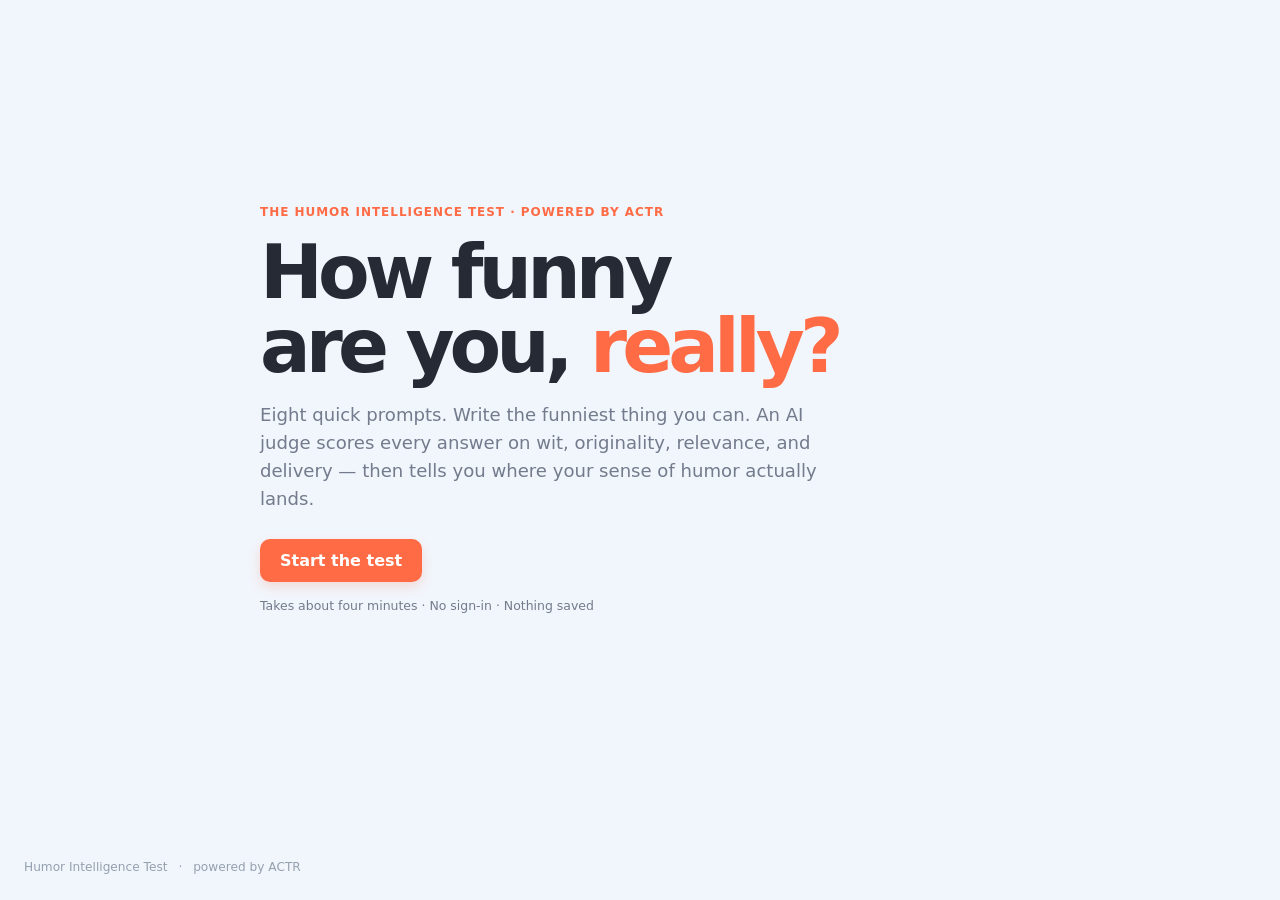
<file: index.html>
<!DOCTYPE html>
<html lang="en">
<head>
  <meta charset="UTF-8" />
  <meta name="viewport" content="width=device-width, initial-scale=1.0" />
  <title>Humor Intelligence Test · ACTR</title>
  <link rel="preconnect" href="https://fonts.googleapis.com" />
  <link rel="preconnect" href="https://fonts.gstatic.com" crossorigin />
  <link href="https://fonts.googleapis.com/css2?family=Bricolage+Grotesque:opsz,wght@12..96,600;12..96,700;12..96,800&family=Inter:wght@400;500;600&family=Space+Mono:wght@400;700&display=swap" rel="stylesheet" />
  <link rel="stylesheet" href="/static/styles.css" />
</head>
<body>
  <main class="stage" id="stage">

    <!-- ============================ INTRO ============================ -->
    <section class="screen screen--intro is-active" id="screen-intro">
      <div class="marquee" aria-hidden="true">
        <span></span><span></span><span></span><span></span><span></span>
        <span></span><span></span><span></span><span></span><span></span>
      </div>
      <p class="eyebrow">The Humor Intelligence Test · powered by <strong>ACTR</strong></p>
      <h1 class="hero">How funny<br />are you, <em>really?</em></h1>
      <p class="lede">
        Eight quick prompts. Write the funniest thing you can. An AI judge scores
        every answer on wit, originality, relevance, and delivery — then tells you
        where your sense of humor actually lands.
      </p>
      <button class="btn btn--primary" id="start-btn">Start the test</button>
      <p class="fineprint">Takes about four minutes · No sign-in · Nothing saved</p>
    </section>

    <!-- ============================ TEST ============================ -->
    <section class="screen screen--test" id="screen-test" hidden>
      <header class="test-head">
        <div class="progress">
          <span class="progress__label" id="progress-label">Prompt 1 of 8</span>
          <div class="progress__track"><div class="progress__fill" id="progress-fill"></div></div>
        </div>
      </header>

      <article class="card" id="prompt-card">
        <p class="card__kicker" id="prompt-kicker">Caption this</p>
        <div class="card__image" id="prompt-image" hidden></div>
        <h2 class="card__setup" id="prompt-setup">…</h2>
        <textarea
          class="answer"
          id="answer-input"
          rows="3"
          maxlength="280"
          placeholder="Type your funniest answer…"
          autocomplete="off"></textarea>
        <div class="card__foot">
          <span class="counter" id="counter">0 / 280</span>
          <div class="card__actions">
            <button class="btn btn--ghost" id="skip-btn">Skip</button>
            <button class="btn btn--primary" id="next-btn">Next</button>
          </div>
        </div>
      </article>
    </section>

    <!-- =========================== SCORING =========================== -->
    <section class="screen screen--scoring" id="screen-scoring" hidden>
      <div class="meter meter--idle" id="scoring-meter">
        <svg viewBox="0 0 240 140" class="gauge" aria-hidden="true">
          <path d="M20 130 A100 100 0 0 1 220 130" fill="none" stroke="var(--hairline)" stroke-width="14" stroke-linecap="round"/>
          <path d="M20 130 A100 100 0 0 1 220 130" fill="none" stroke="url(#warm)" stroke-width="14" stroke-linecap="round" class="gauge__sweep"/>
          <defs>
            <linearGradient id="warm" x1="0" x2="1">
              <stop offset="0" stop-color="var(--teal)"/>
              <stop offset="0.6" stop-color="var(--marquee)"/>
              <stop offset="1" stop-color="var(--punch)"/>
            </linearGradient>
          </defs>
        </svg>
      </div>
      <p class="scoring-text" id="scoring-text">Reading the room…</p>
    </section>

    <!-- =========================== RESULTS =========================== -->
    <section class="screen screen--results" id="screen-results" hidden>
      <p class="eyebrow">Your Humor Intelligence</p>

      <div class="meter" id="result-meter">
        <svg viewBox="0 0 240 150" class="gauge">
          <path d="M20 130 A100 100 0 0 1 220 130" fill="none" stroke="var(--hairline)" stroke-width="14" stroke-linecap="round"/>
          <path id="result-arc" d="M20 130 A100 100 0 0 1 220 130" fill="none" stroke="url(#warm2)" stroke-width="14" stroke-linecap="round" pathLength="100" stroke-dasharray="0 100"/>
          <line id="needle" x1="120" y1="130" x2="120" y2="46" stroke="var(--ink)" stroke-width="4" stroke-linecap="round" transform="rotate(-90 120 130)"/>
          <circle cx="120" cy="130" r="8" fill="var(--ink)"/>
          <defs>
            <linearGradient id="warm2" x1="0" x2="1">
              <stop offset="0" stop-color="var(--teal)"/>
              <stop offset="0.6" stop-color="var(--marquee)"/>
              <stop offset="1" stop-color="var(--punch)"/>
            </linearGradient>
          </defs>
        </svg>
        <div class="meter__readout">
          <span class="meter__score" id="result-score">0</span>
          <span class="meter__outof">/ 100</span>
        </div>
      </div>

      <h2 class="band" id="result-band">—</h2>
      <p class="band-blurb" id="result-blurb"></p>

      <div class="dims" id="result-dims"></div>

      <div class="style-note">
        <p class="style-note__label">Your comedic style</p>
        <p id="result-style"></p>
      </div>

      <details class="breakdown" id="result-breakdown">
        <summary>See every answer, scored</summary>
        <div class="breakdown__list" id="breakdown-list"></div>
      </details>

      <div class="results-actions">
        <button class="btn btn--primary" id="retake-btn">Take it again</button>
        <button class="btn btn--ghost" id="copy-btn">Copy my result</button>
      </div>
      <p class="mode-flag" id="mode-flag" hidden></p>
    </section>

  </main>

  <footer class="site-foot">
    <span>Humor Intelligence Test</span>
    <span class="dot">·</span>
    <span>powered by ACTR</span>
  </footer>

  <script src="/static/app.js"></script>
</body>
</html>
</file>
<file: static/styles.css>
:root {
  --ink: #252a34;
  --muted: #737b8c;
  --page: #f1f6fc;
  --surface: #ffffff;
  --line: #e1e7ef;
  --accent: #ff6b45;
  --accent-dark: #ea5633;
  --accent-soft: #fff0eb;
  --shadow: 0 8px 22px rgba(31, 44, 66, 0.07);
  --radius: 16px;
  --font: "DM Sans", ui-sans-serif, system-ui, sans-serif;
}

* { box-sizing: border-box; }
html, body { margin: 0; background: var(--page); color: var(--ink); font-family: var(--font); }
body { min-height: 100dvh; display: flex; flex-direction: column; }
button, input, textarea { font: inherit; }

.site-header {
  width: min(1280px, calc(100% - 48px));
  margin: 0 auto;
  min-height: 88px;
  display: flex;
  align-items: center;
  justify-content: space-between;
}
.brand { display: grid; color: var(--ink); text-decoration: none; line-height: 1; }
.brand strong { font-size: 1.5rem; font-weight: 700; letter-spacing: -0.07em; }
.brand strong span { font-weight: 400; }
.header-label { margin: 0; color: var(--muted); font-size: 0.88rem; font-weight: 600; }

.stage {
  flex: 1;
  width: min(760px, calc(100% - 48px));
  display: flex;
  align-items: center;
  margin: 0 auto;
  padding: 42px 0 64px;
}
.screen { width: 100%; animation: appear .3s ease both; }
.screen[hidden] { display: none; }
@keyframes appear { from { opacity: 0; transform: translateY(8px); } to { opacity: 1; transform: translateY(0); } }

.eyebrow { margin: 0 0 16px; color: var(--accent); font-size: .75rem; font-weight: 700; letter-spacing: .08em; text-transform: uppercase; }
.hero { max-width: 620px; margin: 0 0 18px; font-size: clamp(2.8rem, 7vw, 4.7rem); font-weight: 600; line-height: .99; letter-spacing: -.065em; }
.hero em { color: var(--accent); font-style: normal; }
.lede { max-width: 560px; margin: 0 0 26px; color: var(--muted); font-size: 1.13rem; line-height: 1.55; }
.intro-meta { display: flex; gap: 10px; flex-wrap: wrap; margin-bottom: 30px; }
.intro-meta span { padding: 7px 11px; border: 1px solid var(--line); border-radius: 8px; background: rgba(255,255,255,.58); color: var(--muted); font-size: .8rem; font-weight: 600; }
.name-field { display: block; margin: 0 0 8px; color: var(--ink); font-size: .88rem; font-weight: 600; }
.name-field span { color: var(--muted); font-weight: 400; }
.name-input { width: min(100%, 410px); display: block; margin: 0 0 18px; padding: 12px 14px; border: 1px solid var(--line); border-radius: 9px; background: var(--surface); color: var(--ink); outline: none; }
.name-input:focus, .answer:focus { border-color: var(--accent); box-shadow: 0 0 0 3px rgba(255,107,69,.13); }
.fineprint { margin: 16px 0 0; color: var(--muted); font-size: .78rem; }

.btn { border: 0; border-radius: 10px; padding: 12px 20px; cursor: pointer; font-weight: 700; transition: background .15s ease, transform .15s ease, box-shadow .15s ease; }
.btn:focus-visible { outline: 3px solid rgba(255,107,69,.35); outline-offset: 2px; }
.btn--primary { color: white; background: var(--accent); box-shadow: 0 5px 12px rgba(255,107,69,.2); }
.btn--primary:hover { background: var(--accent-dark); transform: translateY(-1px); }
.btn--ghost { color: var(--muted); background: transparent; }
.btn--ghost:hover { background: #e9eef4; color: var(--ink); }

.test-head { margin: 0 0 18px; }
.progress__topline { display: flex; justify-content: space-between; align-items: center; margin-bottom: 9px; }
.progress__label { color: var(--muted); font-size: .78rem; font-weight: 700; letter-spacing: .04em; text-transform: uppercase; }
.timer { color: var(--accent); font-size: .88rem; font-weight: 700; font-variant-numeric: tabular-nums; }
.timer.is-expired { color: var(--muted); }
.progress__track { height: 5px; overflow: hidden; border-radius: 99px; background: #dce5ee; }
.progress__fill { height: 100%; border-radius: inherit; background: var(--accent); transition: width .35s ease; }

.card { padding: clamp(24px, 5vw, 38px); background: var(--surface); border: 1px solid var(--line); border-radius: var(--radius); box-shadow: var(--shadow); }
.card__kicker { display: inline-block; margin: 0 0 18px; padding: 6px 10px; border-radius: 7px; color: var(--accent-dark); background: var(--accent-soft); font-size: .73rem; font-weight: 700; letter-spacing: .05em; text-transform: uppercase; }
.card__kicker[hidden] { display: none; }
.card__image { margin-bottom: 24px; overflow: hidden; border: 1px solid var(--line); border-radius: 10px; line-height: 0; }
.card__image img { width: 100%; height: auto; display: block; }
.card__headline { margin: 0 0 12px; color: var(--accent-dark); font-size: clamp(1.35rem, 3.5vw, 1.85rem); font-weight: 700; letter-spacing: -.02em; line-height: 1.25; text-transform: uppercase; }
.card__setup { margin: 0 0 22px; font-size: clamp(1.4rem, 4vw, 2rem); line-height: 1.2; letter-spacing: -.035em; }
.answer { width: 100%; min-height: 120px; padding: 15px; resize: vertical; color: var(--ink); border: 1px solid var(--line); border-radius: 10px; background: #fbfcfe; outline: none; line-height: 1.5; transition: border .15s ease, box-shadow .15s ease; }
.answer::placeholder { color: #9aa4b3; }
.card__foot { display: flex; align-items: center; justify-content: space-between; gap: 10px; margin-top: 14px; }
.counter { color: var(--muted); font-size: .78rem; }
.timeout-message { margin: 14px 0 0; color: var(--muted); font-size: .83rem; line-height: 1.45; }
.card__actions { display: flex; gap: 6px; }

.screen--scoring { text-align: center; }
.loading-mark { display: flex; justify-content: center; gap: 8px; margin: 0 auto 20px; }
.loading-mark i { width: 11px; height: 11px; border-radius: 50%; background: var(--accent); animation: pulse 1.1s ease-in-out infinite; }
.loading-mark i:nth-child(2) { animation-delay: .14s; }.loading-mark i:nth-child(3) { animation-delay: .28s; }
@keyframes pulse { 0%,100% { opacity: .28; transform: scale(.8); } 50% { opacity: 1; transform: scale(1); } }
.scoring-text { margin: 0; color: var(--muted); font-size: 1rem; }
.scoring-actions { display: flex; justify-content: center; gap: 8px; margin-top: 20px; }

.screen--results { text-align: center; }
.result-card { max-width: 440px; margin: 0 auto 22px; padding: 30px; border: 1px solid var(--line); border-radius: var(--radius); background: var(--surface); box-shadow: var(--shadow); }
.result-card__label { margin: 0 0 8px; color: var(--muted); font-size: .86rem; font-weight: 600; }
.result-card__score { display: flex; justify-content: center; align-items: baseline; gap: 7px; color: var(--ink); }
.result-card__score span { font-size: clamp(4rem, 12vw, 5.4rem); font-weight: 600; letter-spacing: -.07em; line-height: 1; }
.result-card__score small { color: var(--muted); font-size: 1rem; font-weight: 600; }
.result-card__hint { margin: 10px 0 0; color: var(--muted); font-size: .78rem; }
.band { margin: 0 0 8px; color: var(--accent); font-size: clamp(1.7rem, 5vw, 2.4rem); letter-spacing: -.045em; }
.band-blurb { max-width: 490px; margin: 0 auto 24px; color: var(--muted); line-height: 1.55; }
.style-note { max-width: 530px; margin: 0 auto 18px; padding: 20px 22px; border: 1px solid var(--line); border-radius: 12px; background: var(--surface); text-align: left; }
.style-note__label { margin: 0 0 7px; color: var(--accent); font-size: .74rem; font-weight: 700; letter-spacing: .07em; text-transform: uppercase; }
.style-note p:last-child { margin: 0; color: var(--ink); line-height: 1.55; }
.breakdown { max-width: 530px; margin: 0 auto 24px; text-align: left; }
.breakdown > summary { padding: 10px 0; color: var(--muted); cursor: pointer; font-size: .88rem; font-weight: 700; list-style: none; }
.breakdown > summary::-webkit-details-marker { display: none; }.breakdown > summary::before { content: "+ "; color: var(--accent); }.breakdown[open] > summary::before { content: "− "; }
.breakdown__item { padding: 16px 0; border-top: 1px solid var(--line); }.breakdown__setup { margin: 0 0 6px; font-size: .88rem; font-weight: 700; }.breakdown__answer { margin: 0 0 7px; padding: 9px 11px; border-radius: 8px; background: var(--surface); color: var(--ink); line-height: 1.45; }.breakdown__answer.is-empty { color: var(--muted); font-style: italic; }.breakdown__note { margin: 0; color: var(--muted); font-size: .84rem; line-height: 1.4; }
.results-actions { display: flex; justify-content: center; flex-wrap: wrap; gap: 7px; }.mode-flag { margin: 16px 0 0; color: var(--muted); font-size: .75rem; }
.site-foot { width: min(1280px, calc(100% - 48px)); margin: 0 auto; padding: 20px 0 26px; color: #95a0af; font-size: .76rem; }.site-foot .dot { margin: 0 7px; }

@media (max-width: 620px) { .site-header { width: min(100% - 32px, 1280px); min-height: 74px; }.header-label { display: none; }.stage { width: min(100% - 32px, 760px); padding: 26px 0 45px; }.hero { font-size: 3rem; }.card { padding: 22px; }.card__foot { align-items: flex-end; }.site-foot { width: min(100% - 32px, 1280px); } }
@media (prefers-reduced-motion: reduce) { *, *::before, *::after { animation-duration: .001ms !important; transition-duration: .001ms !important; } }
</file>
